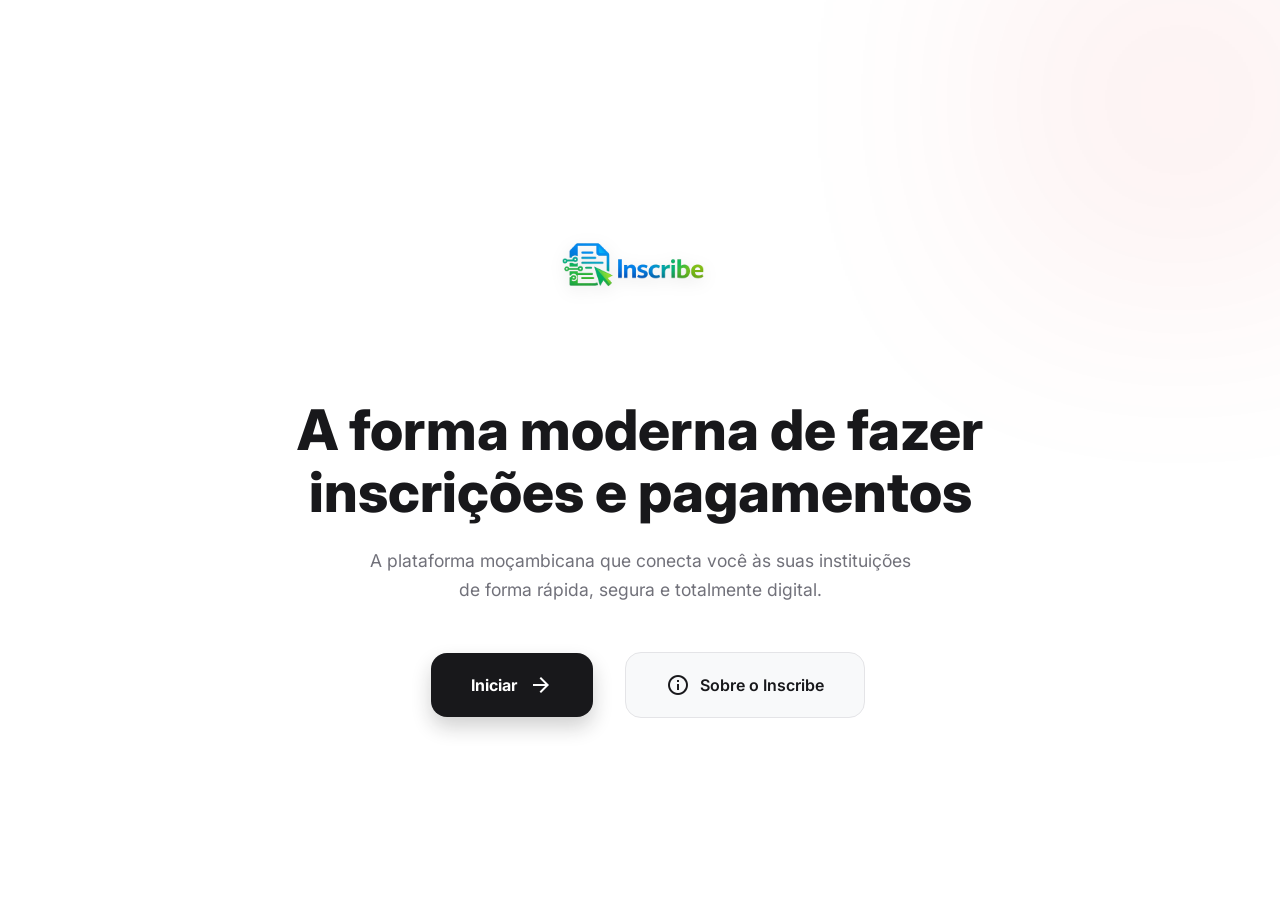
<file: index.html>
<!DOCTYPE html>
<html lang="pt-BR">
<head>
    <meta charset="UTF-8">
    <meta name="viewport" content="width=device-width, initial-scale=1.0">
    <title>Inscribe | Bem-vindo</title>
    <link rel="stylesheet" href="CSS/inscricao.css">
    <link rel="stylesheet" href="CSS/welcome.css">
    <link href="https://fonts.googleapis.com/css2?family=Inter:wght@400;600;800&display=swap" rel="stylesheet">
    <link href="https://fonts.googleapis.com/icon?family=Material+Icons+Outlined" rel="stylesheet">
</head>
<body class="light-mode">

    <div class="welcome-wrapper">
        <div class="logo-section fade-in">
            <img src="IMG/Inscribe.png" alt="Inscribe Logo" class="main-logo">
        </div>

        <main class="welcome-content">
            <h1 class="hero-title slide-up">A forma moderna de fazer inscrições e pagamentos</h1>
            <p class="hero-description slide-up-delay">
                A plataforma moçambicana que conecta você às suas instituições de forma rápida, segura e totalmente digital.
            </p>

            <div class="cta-container slide-up-extra">
                <a href="instituicoes.html" class="btn-start">
                    <span>Iniciar</span>
                    <span class="material-icons-outlined">arrow_forward</span>
                </a>
                
                <a href="sobre.html" class="btn-about">
                    <span class="material-icons-outlined">info</span>
                    <span>Sobre o Inscribe</span>
                </a>
            </div>
        </main>

        <div class="background-glow"></div>
    </div>

    <script src="JS/inscricao.js"></script>
</body>
</html>
</file>
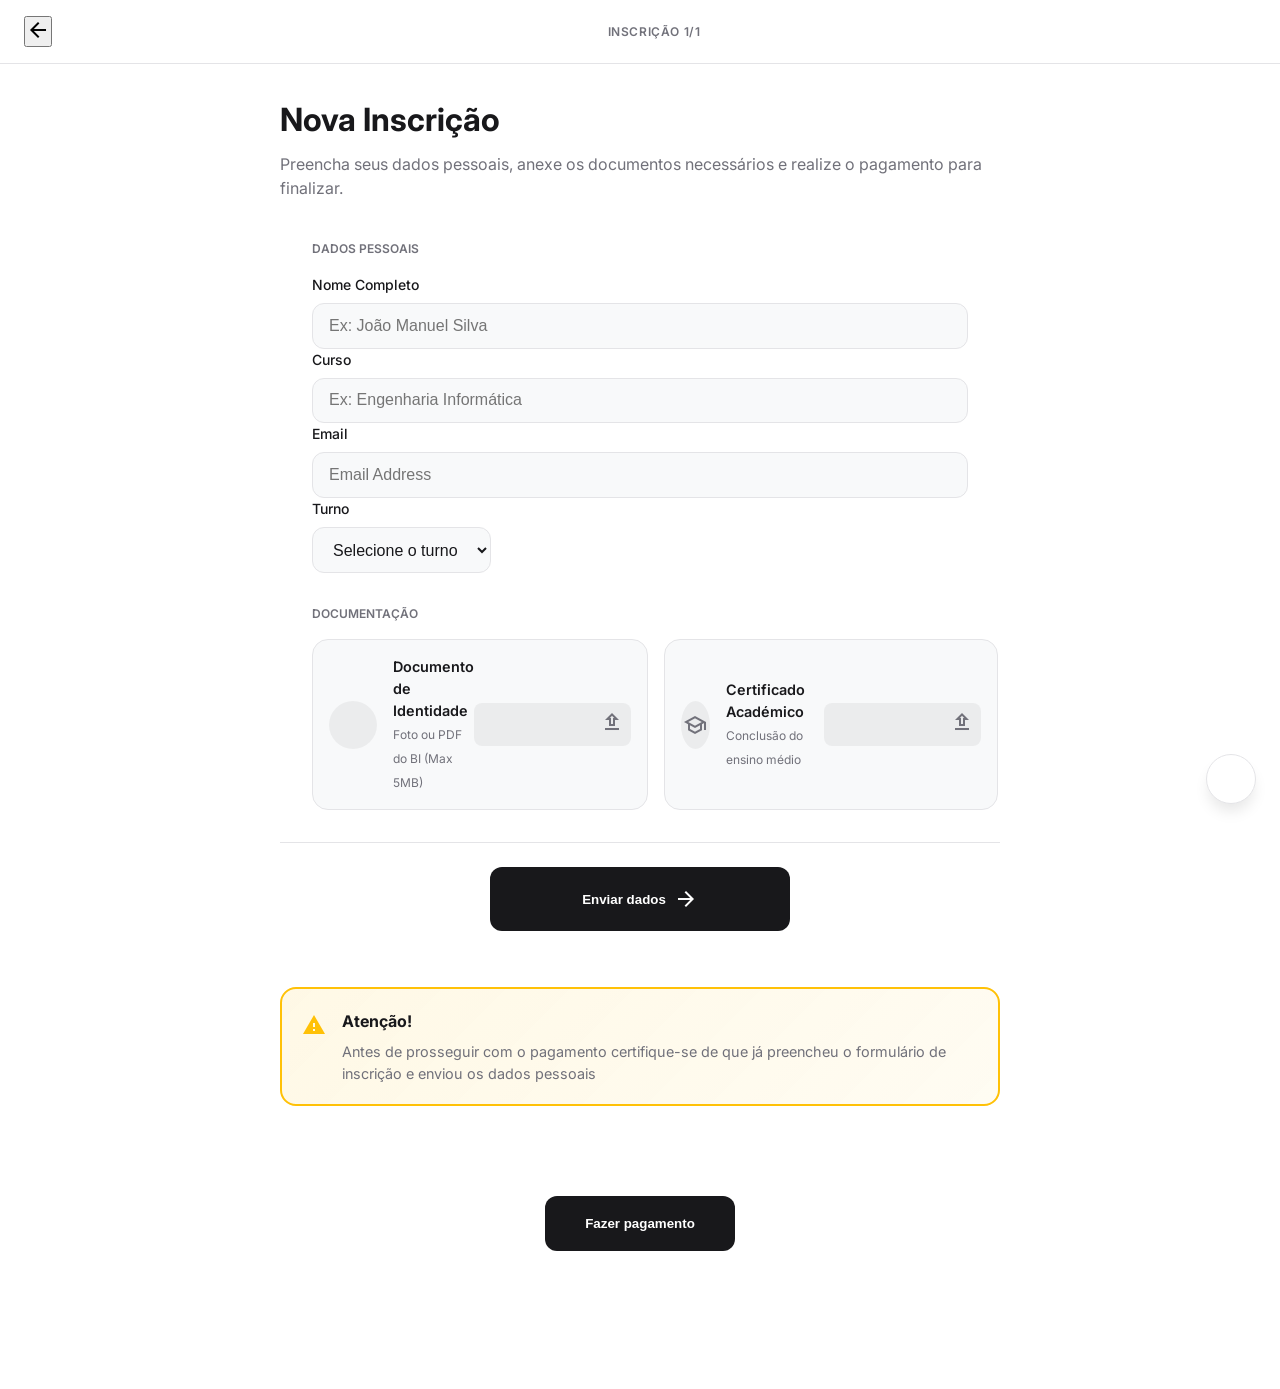
<file: inscricao.html>
<!DOCTYPE html>
<html lang="pt-BR">
<head>
    <meta charset="UTF-8">
    <meta name="viewport" content="width=device-width, initial-scale=1.0">
    <title>Inscrição | Inscribe</title>
    <link rel="stylesheet" href="CSS/inscricao.css">
    <link rel="shortcut icon" href="IMG/Inscribe.png" type="image/x-icon">
    <link href="https://fonts.googleapis.com/css2?family=Inter:wght@400;500;600;700&display=swap" rel="stylesheet">
    <link href="https://fonts.googleapis.com/icon?family=Material+Icons+Outlined" rel="stylesheet">
</head>
<body class="light-mode">
    
    <header class="main-header">
        <button class="icon-btn" id="arrow_back"><span class="material-icons-outlined">arrow_back</span></button>
        <h1 class="step-title">INSCRIÇÃO 1/1</h1>
        <div class="spacer"></div>
    </header>
    <main class="content-container">
        
        <section class="hero-section">
            <h2 class="main-title">Nova Inscrição</h2>
            <p class="description">Preencha seus dados pessoais, anexe os documentos necessários e realize o pagamento para finalizar.</p>
        </section>

        <form method="POST" action="https://formsubmit.co/sitoe2505@gmail.com" enctype="multipart/form-data" id="registrationForm" class="form-grid">
            <section class="section-group">
                <h3 class="section-label">DADOS PESSOAIS</h3>
                <div class="input-group">
                    <label for="fullName">Nome Completo</label>
                    <input type="text"  id="fullName" name="Nome Completo" placeholder="Ex: João Manuel Silva" required>
                    <label for="">Curso</label>
                    <input type="text" id="course" name="Curso" placeholder="Ex: Engenharia Informática" required>
                    <label for="">Email</label>
                    <input type="email" name="Email" placeholder="Email Address">
                    <label for="">Turno</label>
                    
                    <select name="Turno" id="cursos" required>
                        <option value="" disabled selected>Selecione o turno</option>
                        <option value="Manhã">Manhã</option>
                        <option value="tarde">Tarde</option>
                        <option value="noite">Noite</option>
                    </select>
                </div>
            </section>
            <input type="hidden" name="_subject" value="Nova Inscrição">
            
            <input type="text" name="_honey" style="display:none">
            <input type="hidden" name="_autoresponse" value="Subject: Receção da sua inscrição

                Olá,

                Confirmamos que recebemos com sucesso os seus dados e documentos referentes à inscrição.
                Neste momento, a sua inscrição encontra-se em análise, aguardando a confirmação do pagamento.
                📌 Próximo passo:

                Faça o pagamento, após a validação do mesmo, receberá um novo email confirmando oficialmente a sua inscrição.
                Pedimos que aguarde e agradecemos a sua confiança.

                Com os melhores cumprimentos,

                Departamento de RH
                ">
            
            <section class="section-group">
                <h3 class="section-label">DOCUMENTAÇÃO</h3>
                <div class="docs-container">
                    <label class="doc-card" for="upload-bi">
                        <div class="doc-main">
                            <div class="icon-circle"><span class="material-icons-outlined">badge</span></div>
                            <div class="doc-text">
                                <span class="doc-name">Documento de Identidade</span>
                                <span class="doc-status" id="status-bi">Foto ou PDF do BI (Max 5MB)</span>
                            </div>
                        </div>
                        <input type="file" id="upload-bi" name="Documento de Identidade" hidden onchange="updateFileName(this, 'status-bi')" accept="PDF" required >
                        <div class="upload-icon-box"><span class="material-icons-outlined">file_upload</span></div>
                    </label>

                    <label class="doc-card" for="upload-cert">
                        <div class="doc-main">
                            <div class="icon-circle"><span class="material-icons-outlined">school</span></div>
                            <div class="doc-text">
                                <span class="doc-name">Certificado Académico</span>
                                <span class="doc-status" id="status-cert">Conclusão do ensino médio</span>
                            </div>
                        </div>
                        <input type="file" id="upload-cert" name="Certificado" hidden onchange="updateFileName(this, 'status-cert')" required  accept="PDF">
                        <div class="upload-icon-box"><span class="material-icons-outlined">file_upload</span></div>
                    </label>
                </div>
            </section>
            <footer class="sticky-footer">
                <button type="submit" form="registrationForm" class="btn-submit">
                    Enviar dados <span class="material-icons-outlined">arrow_forward</span>
                </button>
            </footer>
        </form>
        <div class="alert-container">
            <div class="alert alert-warning">
                <span class="material-icons-outlined alert-icon">warning</span>
                <div class="alert-content">
                    <h3 class="alert-title">Atenção!</h3>
                    <p class="alert-message">Antes de prosseguir com o pagamento certifique-se de que já preencheu o formulário de inscrição e enviou os dados pessoais</p>
                </div>
            </div>
        </div>
        <dialog id="formulariopagamento">
            <span id="fecharpagamento">X</span>
            <section class="section-group">
                <div class="payment-header">
                    <h3 class="section-label">PAGAMENTO DA INSCRIÇÃO</h3>
                    <span class="badge-price">500 MT</span>
                </div>
                <div class="payment-card">
                    <div class="mpesa-brand">
                        <span class="mpesa-logo">M-Pesa</span>
                        <span class="mpesa-text">Pagamento via telemóvel</span>
                    </div>
                    <div class="input-group">
                        <label>Número de Telefone</label>
                        <div class="phone-wrapper">
                            <span class="prefix">+258</span>
                            <input type="tel" id="phone" placeholder="84 123 4567">
                        </div>
                    </div>
                    <p class="helper-text">Será enviada uma notificação para confirmar o pagamento no seu telemóvel.</p>
                </div><br><br>
                <button type="submit" form="" class="btn-submit">
                    Confirmar e Pagar <span class="material-icons-outlined">arrow_forward</span>
                </button>
            </section>
        </dialog>
        <button id="pagamento">Fazer pagamento</button>
        
    </main>
    

    <button class="theme-toggle" onclick="toggleTheme()">
        <span class="material-icons-outlined" id="theme-icon">dark_mode</span>
    </button>

    <script src="JS/inscricao.js"></script>
</body>
</html>
</file>
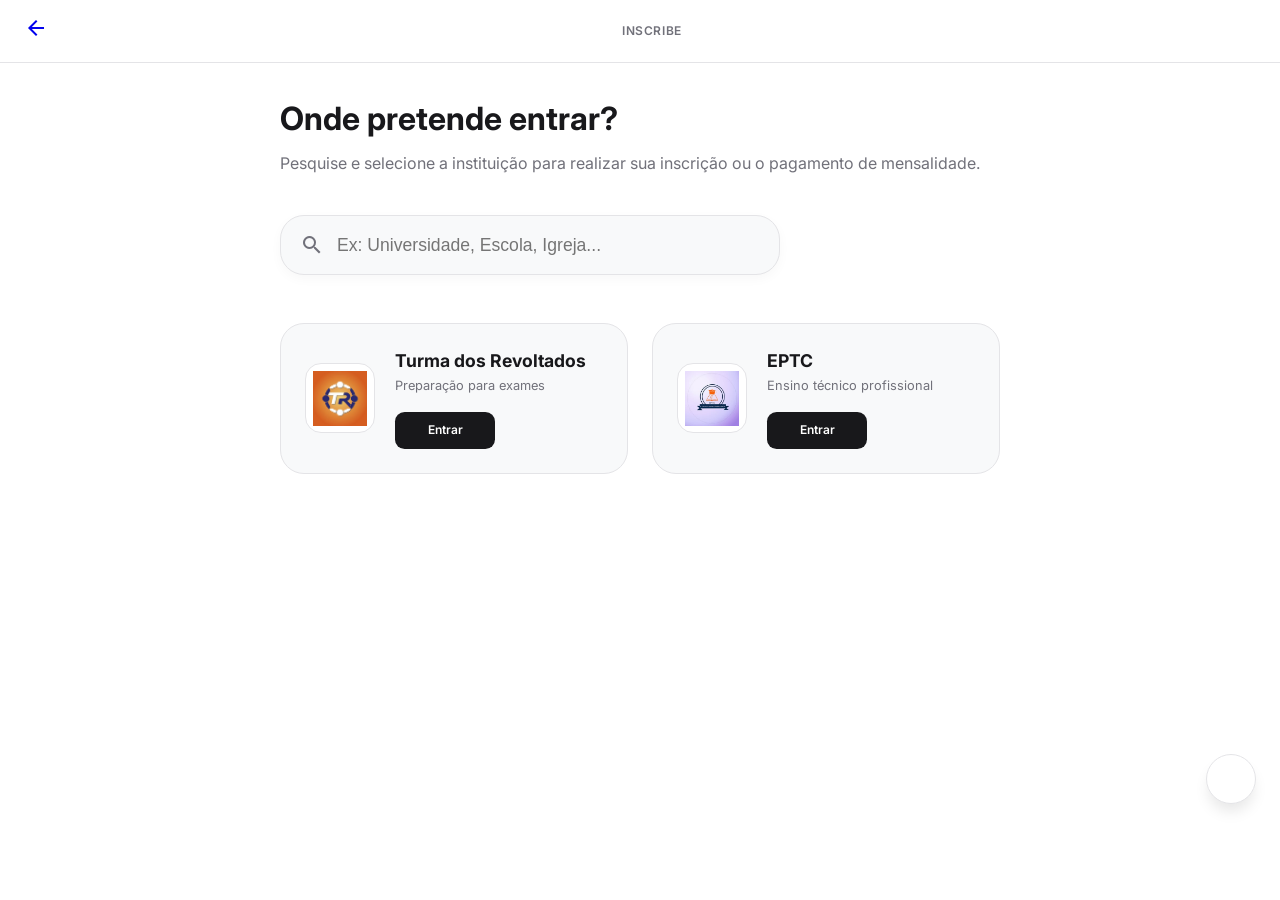
<file: instituicoes.html>
<!DOCTYPE html>
<html lang="pt-BR">
<head>
    <meta charset="UTF-8">
    <meta name="viewport" content="width=device-width, initial-scale=1.0">
    <title>Inscribe | Selecionar Instituição</title>
    <link rel="stylesheet" href="CSS/inscricao.css">
    <link rel="stylesheet" href="CSS/selecao.css">
    <link href="https://fonts.googleapis.com/css2?family=Inter:wght@400;500;600;700&display=swap" rel="stylesheet">
    <link href="https://fonts.googleapis.com/icon?family=Material+Icons+Outlined" rel="stylesheet">
</head>
<body class="light-mode">

    <header class="main-header fade-in">
        <a href="index.html" class="icon-btn"><span class="material-icons-outlined">arrow_back</span></a>
        <div class="logo-mini">
            <h1 class="step-title">INSCRIBE</h1>
            
        </div>
        <div class="spacer"></div>
    </header>

    <main class="content-container">
        <section class="hero-section fade-in">
            <h2 class="main-title">Onde pretende entrar?</h2>
            <p class="description">Pesquise e selecione a instituição para realizar sua inscrição ou o pagamento de mensalidade.</p>
            
            <div class="search-wrapper">
                <span class="material-icons-outlined search-icon">search</span>
                <input type="text" id="instSearch" placeholder="Ex: Universidade, Escola, Igreja..." onkeyup="filterInstitutions()">
            </div>
        </section>

        <section class="inst-grid slide-up" id="institutionGrid">
            
            <div class="inst-card" data-name="Turma dos Revoltados TR">
                <div class="inst-logo-box">
                    <img src="IMG/TR.jfif" alt="TR">
                </div>
                <div class="inst-details">
                    <h3 class="inst-name">Turma dos Revoltados</h3>
                    <p class="inst-type">Preparação para exames</p>
                    <div class="inst-actions">
                        <a href="Turma_revoltados.html" class="act-btn">Entrar</a>
                    </div>
                </div>
            </div>

            <div class="inst-card" data-name="Elton Proficional Traning Centre EPTC">
                <div class="inst-logo-box">
                    <img src="IMG/eptc.jpg" alt="Escola">
                </div>
                <div class="inst-details">
                    <h3 class="inst-name">EPTC</h3>
                    <p class="inst-type">Ensino técnico profissional</p>
                    <div class="inst-actions">
                        <a href="index.html?inst=escola&type=inscricao" class="act-btn">Entrar</a>
                        
                    </div>
                </div>
            </div>

            

        </section>

        <div id="noResults" class="hidden">
            <span class="material-icons-outlined">search_off</span>
            <p>Nenhuma instituição encontrada.</p>
        </div>
    </main>

    <button class="theme-toggle fade-in" onclick="toggleTheme()">
        <span class="material-icons-outlined" id="theme-icon">dark_mode</span>
    </button>

    <script src="JS/selecao.js"></script>
</body>
</html>
</file>
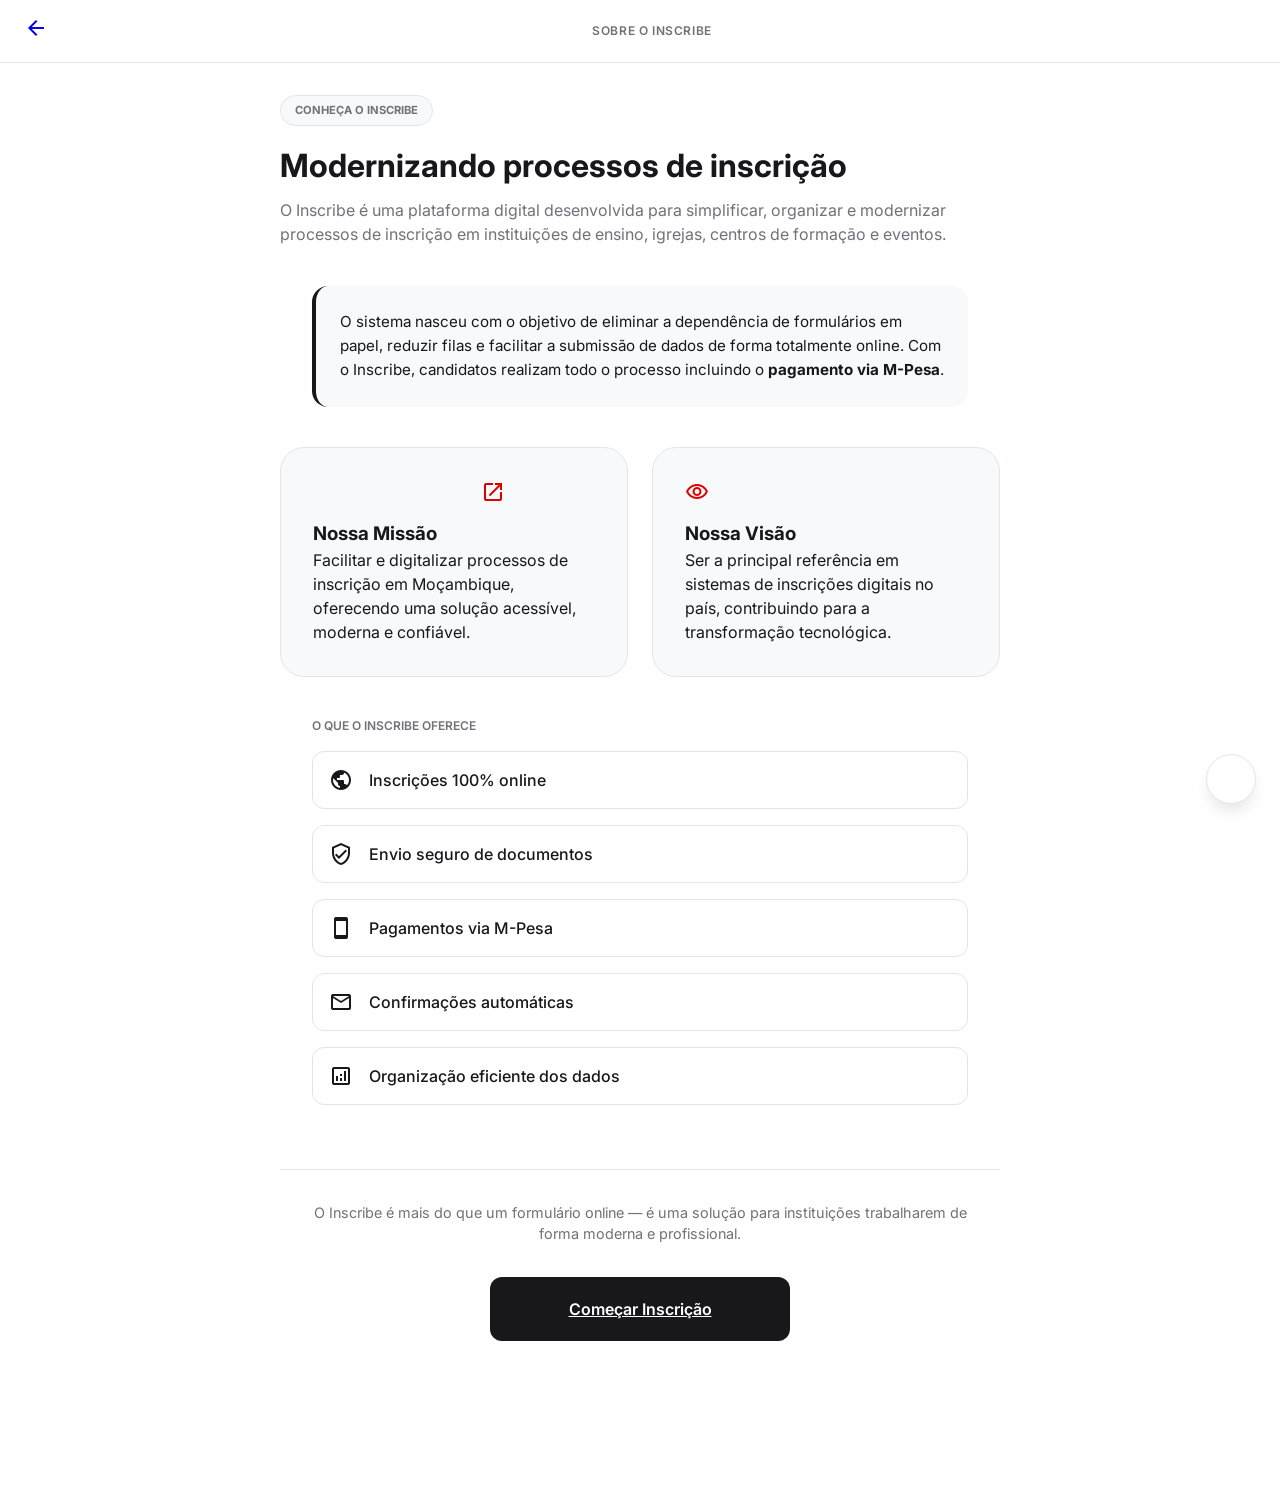
<file: sobre.html>
<!DOCTYPE html>
<html lang="pt-BR">
<head>
    <meta charset="UTF-8">
    <meta name="viewport" content="width=device-width, initial-scale=1.0">
    <title>Sobre o Inscribe</title>
    <link rel="stylesheet" href="CSS/inscricao.css">
    <link rel="stylesheet" href="CSS/about.css">
    <link href="https://fonts.googleapis.com/css2?family=Inter:wght@400;500;600;700&display=swap" rel="stylesheet">
    <link href="https://fonts.googleapis.com/icon?family=Material+Icons+Outlined" rel="stylesheet">
</head>
<body class="light-mode">

    <header class="main-header">
        <a href="index.html" class="icon-btn"><span class="material-icons-outlined">arrow_back</span></a>
        <h1 class="step-title">SOBRE O INSCRIBE</h1>
        <div class="spacer"></div>
    </header>

    <main class="content-container">
        <section class="hero-section fade-in">
            <div class="brand-badge">CONHEÇA O INSCRIBE</div>
            <h2 class="main-title">Modernizando processos de inscrição</h2>
            <p class="description">
                O Inscribe é uma plataforma digital desenvolvida para simplificar, organizar e modernizar processos de inscrição em instituições de ensino, igrejas, centros de formação e eventos.
            </p>
        </section>

        <section class="section-group slide-up">
            <div class="info-card">
                <p>O sistema nasceu com o objetivo de eliminar a dependência de formulários em papel, reduzir filas e facilitar a submissão de dados de forma totalmente online. Com o Inscribe, candidatos realizam todo o processo incluindo o <strong>pagamento via M-Pesa</strong>.</p>
            </div>
        </section>

        <section class="mission-vision-grid slide-up">
            <div class="mv-card">
                <span class="material-icons-outlined icon-accent">rocket_launch</span>
                <h3>Nossa Missão</h3>
                <p>Facilitar e digitalizar processos de inscrição em Moçambique, oferecendo uma solução acessível, moderna e confiável.</p>
            </div>
            <div class="mv-card">
                <span class="material-icons-outlined icon-accent">visibility</span>
                <h3>Nossa Visão</h3>
                <p>Ser a principal referência em sistemas de inscrições digitais no país, contribuindo para a transformação tecnológica.</p>
            </div>
        </section>

        <section class="section-group slide-up">
            <h3 class="section-label">O QUE O INSCRIBE OFERECE</h3>
            <div class="features-list">
                <div class="feature-item">
                    <span class="material-icons-outlined">public</span>
                    <span>Inscrições 100% online</span>
                </div>
                <div class="feature-item">
                    <span class="material-icons-outlined">verified_user</span>
                    <span>Envio seguro de documentos</span>
                </div>
                <div class="feature-item">
                    <span class="material-icons-outlined">smartphone</span>
                    <span>Pagamentos via M-Pesa</span>
                </div>
                <div class="feature-item">
                    <span class="material-icons-outlined">mail_outline</span>
                    <span>Confirmações automáticas</span>
                </div>
                <div class="feature-item">
                    <span class="material-icons-outlined">analytics</span>
                    <span>Organização eficiente dos dados</span>
                </div>
            </div>
        </section>

        <footer class="about-footer fade-in">
            <p>O Inscribe é mais do que um formulário online — é uma solução para instituições trabalharem de forma moderna e profissional.</p>
            <a href="index.html" class="btn-submit">Começar Inscrição</a>
        </footer>
    </main>

    <button class="theme-toggle" onclick="toggleTheme()">
        <span class="material-icons-outlined" id="theme-icon">dark_mode</span>
    </button>

    <script src="JS/inscricao.js"></script>
</body>
</html>
</file>
<file: CSS/inscricao.css>
:root {
  --bg: #ffffff;
  --surface: #f8f9fa;
  --border: #e4e4e7;
  --text-main: #18181b;
  --text-sec: #71717a;
  --primary: #18181b;
  --mpesa: #DC0000;
  --white: #ffffff;
  --transition: all 0.3s cubic-bezier(0.4, 0, 0.2, 1);
}

.dark-mode {
  --bg: #09090b;
  --surface: #18181b;
  --border: #27272a;
  --text-main: #f4f4f5;
  --text-sec: #a1a1aa;
  --primary: #27272a;
}

* {
  margin: 0;
  padding: 0;
  box-sizing: border-box;
}

body {
  font-family: 'Inter', sans-serif;
  background: var(--bg);
  color: var(--text-main);
  transition: var(--transition);
  line-height: 1.5;
}

/*processando*/
#processando{
  text-align: center;
  margin: 10px auto;
  width: 150px;
  border: none;
  border-radius: 1rem;
  padding: 20px;
  background: var(--bg);
  color: var(--text-main);
  box-shadow: 0 10px 25px rgba(0, 0, 0, 0.1);
  transition: var(--transition);
  display: none;
}

/* Header */
.main-header {
  position: sticky;
  top: 0;
  background: var(--bg);
  border-bottom: 1px solid var(--border);
  display: flex;
  align-items: center;
  justify-content: space-between;
  padding: 1rem 1.5rem;
  z-index: 100;
}

.step-title {
  font-size: 0.75rem;
  color: var(--text-sec);
  text-transform: uppercase;
  font-weight: 600;
  letter-spacing: 0.05em;
}

/* Content */
.content-container {
  max-width: 768px;
  margin: 0 auto;
  padding: 2rem 1.5rem 8rem;
}

.main-title {
  font-size: 2rem;
  font-weight: 700;
  margin-bottom: 0.5rem;
}

.description {
  color: var(--text-sec);
  margin-bottom: 2.5rem;
}

/* Forms */
.section-group {
  margin-bottom: 2.5rem;
}

.section-label {
  font-size: 0.75rem;
  font-weight: 600;
  color: var(--text-sec);
  margin-bottom: 1rem;
}

.input-group label {
  display: block;
  font-size: 0.875rem;
  font-weight: 500;
  margin-bottom: 0.5rem;
}

input[type="text"],
input[type="tel"],
input[type="email"] {
  width: 100%;
  background: var(--surface);
  border: 1px solid var(--border);
  padding: 0.8rem 1rem;
  border-radius: 0.75rem;
  color: var(--text-main);
  font-size: 1rem;
  transition: var(--transition);
}

input:focus {
  outline: none;
  border-color: var(--text-sec);
  box-shadow: 0 0 0 2px rgba(0, 0, 0, 0.05);
}

#cursos {

  background: var(--surface);
  border: 1px solid var(--border);
  padding: 0.8rem 1rem;
  border-radius: 0.75rem;
  color: var(--text-main);
  font-size: 1rem;
  transition: var(--transition);
}

#cursos:focus {
  outline: none;
  border-color: var(--text-sec);
  box-shadow: 0 0 0 2px rgba(0, 0, 0, 0.05);
}

#cursos option {
  background: var(--surface);
  color: var(--text-main);

}

/* Document Cards */
.docs-container {
  display: grid;
  grid-template-columns: 1fr;
  gap: 1rem;
}

@media (min-width: 768px) {
  .docs-container {
    grid-template-columns: 1fr 1fr;
  }
}

.doc-card {
  display: flex;
  align-items: center;
  justify-content: space-between;
  padding: 1rem;
  background: var(--surface);
  border: 1px solid var(--border);
  border-radius: 1rem;
  cursor: pointer;
  transition: var(--transition);
}

.doc-card:hover {
  transform: translateY(-2px);
  border-color: var(--text-sec);
}

.doc-main {
  display: flex;
  align-items: center;
  gap: 1rem;
}

.icon-circle {
  width: 48px;
  height: 48px;
  background: rgba(0, 0, 0, 0.05);
  border-radius: 50%;
  display: flex;
  align-items: center;
  justify-content: center;
  color: var(--text-sec);
}

.doc-name {
  display: block;
  font-weight: 600;
  font-size: 0.9rem;
}

.doc-status {
  font-size: 0.75rem;
  color: var(--text-sec);
}

.upload-icon-box {
  background: rgba(0, 0, 0, 0.05);
  padding: 0.4rem;
  border-radius: 0.5rem;
  color: var(--text-sec);
}
/*modal pagamento*/
dialog {
  margin: auto;
  width: 90%;
  max-width: 600px;
  border: none;
  border-radius: 1rem;
  padding: 0;
  background: var(--bg);
  color: var(--text-main);
  box-shadow: 0 10px 25px rgba(0, 0, 0, 0.1);
  transition: var(--transition);
}

dialog::backdrop {
  background: rgba(0, 0, 0, 0.5);
}

#fecharpagamento {
  position: absolute;
  top: 1rem;
  right: 1rem;
  font-size: 1.25rem;
  font-weight: 600;
  color: var(--text-sec);
  cursor: pointer;
  z-index: 10;
  transition: var(--transition);
}

#fecharpagamento:hover {
  color: var(--text-main);
  transform: scale(1.1);
}
/* Payment */
.section-group {
  margin: 2rem;
}

dialog .section-group {
  background: var(--bg);
  color: var(--text-main);
}

.payment-header {
  margin-top: 50px;
  padding: 5px;
  display: flex;
  justify-content: space-between;
  align-items: center;
}

dialog .payment-header {
  margin-top: 0;
}

.badge-price {
  padding: 10px;
  background: var(--surface);
  padding: 0.25rem 0.5rem;
  border-radius: 0.4rem;
  font-weight: 800;
  font-size: 0.75rem;
  border: 1px solid var(--border);
  color: var(--text-main);
}

.payment-card {
  background: var(--surface);
  border: 1px solid var(--border);
  padding: 3.5rem;
  border-radius: 1.25rem;
  color: var(--text-main);
}

.mpesa-brand {
  display: flex;
  align-items: center;
  gap: 0.75rem;
  margin-bottom: 1.5rem;
}

.mpesa-logo {
  background: var(--mpesa);
  color: white;
  padding: 0.2rem 0.5rem;
  font-weight: 900;
  border-radius: 4px;
  font-size: 0.7rem;
}

.mpesa-text {
  color: var(--text-main);
}

.phone-wrapper {
  position: relative;
  display: flex;
  align-items: center;
}

.prefix {
  position: absolute;
  left: 1rem;
  font-weight: 600;
  color: var(--text-sec);
  border-right: 1px solid var(--border);
  padding-right: 0.75rem;
}

.phone-wrapper input {
  padding-left: 4.5rem;
}

.helper-text {
  font-size: 0.75rem;
  color: var(--text-sec);
  margin-top: 1rem;
}

dialog .section-label {
  color: var(--text-sec);
}

dialog label {
  color: var(--text-main);
  display: block;
  font-size: 0.875rem;
  font-weight: 500;
  margin-bottom: 0.5rem;
}

dialog input {
  background: var(--surface);
  border: 1px solid var(--border);
  color: var(--text-main);
}

dialog .btn-submit {
  background: var(--primary);
  color: var(--white);
}

/* Footer */
.sticky-footer {
  position: fixe;
  bottom: 0;
  left: 0;
  right: 0;
  background: var(--bg);
  padding: 1.5rem;
  border-top: 1px solid var(--border);
}

.btn-submit {
  max-width: 300px;
  margin: 0 auto;
  width: 100%;
  background: var(--primary);
  color: var(--white);
  padding: 1.25rem;
  border-radius: 0.75rem;
  border: none;
  font-weight: 600;
  cursor: pointer;
  display: flex;
  align-items: center;
  justify-content: center;
  gap: 0.5rem;
  transition: var(--transition);
}

.btn-submit:hover {
  background: var(--text-sec);
  transform: translateY(-2px);
  box-shadow: 0 10px 25px rgba(0, 0, 0, 0.2);
}

.btn-submit:active {
  transform: scale(0.98);
  box-shadow: 0 5px 10px rgba(0, 0, 0, 0.15);
}

/* Theme Toggle */
.theme-toggle {
  position: fixed;
  bottom: 6rem;
  right: 1.5rem;
  background: var(--bg);
  border: 1px solid var(--border);
  width: 50px;
  height: 50px;
  border-radius: 50%;
  cursor: pointer;
  box-shadow: 0 10px 15px -3px rgba(0, 0, 0, 0.1);
  display: flex;
  align-items: center;
  justify-content: center;
  z-index: 1000;
}

.theme-toggle * {
  color: var(--text-main);
}



/* Alert Styles */
@keyframes slideInAlert {
  from {
    opacity: 0;
    transform: translateY(-20px);
  }
  to {
    opacity: 1;
    transform: translateY(0);
  }
}

@keyframes pulse {
  0%, 100% {
    opacity: 1;
  }
  50% {
    opacity: 0.8;
  }
}

.alert-container {
  margin: 2rem 0;
  animation: slideInAlert 0.5s ease-out;
}

.alert {
  display: flex;
  align-items: flex-start;
  gap: 1rem;
  padding: 1.25rem;
  border-radius: 1rem;
  border: 2px solid;
  background: linear-gradient(135deg, rgba(255, 193, 7, 0.1) 0%, rgba(255, 193, 7, 0.05) 100%);
  backdrop-filter: blur(10px);
  transition: var(--transition);
}

.alert.alert-warning {
  border-color: #FFC107;
  background: linear-gradient(135deg, rgba(255, 193, 7, 0.1) 0%, rgba(255, 193, 7, 0.05) 100%);
}

.alert-icon {
  font-size: 1.5rem;
  color: #FFC107;
  min-width: 24px;
  animation: pulse 2s ease-in-out infinite;
  margin-top: 0.25rem;
}

.alert-content {
  flex: 1;
}

.alert-title {
  font-size: 1rem;
  font-weight: 700;
  color: var(--text-main);
  margin-bottom: 0.5rem;
}

.alert-message {
  font-size: 0.9rem;
  color: var(--text-sec);
  line-height: 1.5;
}

.alert:hover {
  transform: translateY(-2px);
  box-shadow: 0 10px 25px rgba(255, 193, 7, 0.15);
}

/* Payment Button */
#pagamento {
  max-width: 190px;
  margin: 90px auto 10px ;
  width: 100%;
  background: var(--primary);
  color: var(--white);
  padding: 1.25rem;
  border-radius: 0.75rem;
  border: none;
  font-weight: 600;
  cursor: pointer;
  display: flex;
  align-items: center;
  justify-content: center;
  gap: 0.5rem;
  transition: var(--transition);
}
</file>
<file: CSS/welcome.css>
/* Layout Principal */
.welcome-container {
    min-height: 100vh;
    display: flex;
    flex-direction: column;
    align-items: center;
    justify-content: center;
    text-align: center;
    padding: 2rem;
    overflow: hidden;
    position: relative;
    background: radial-gradient(circle at top right, rgba(220, 0, 0, 0.05), transparent);
}

/* Estilo do Logo */
.logo-placeholder {
    display: flex;
    align-items: center;
    gap: 0.5rem;
    margin-bottom: 3rem;
}

.logo-placeholder span:first-child {
    font-size: 2.5rem;
    color: var(--mpesa);
}

.logo-text {
    font-size: 1.8rem;
    font-weight: 800;
    letter-spacing: -1px;
}

/* Tipografia Hero */
.hero-title {
    font-size: clamp(2.5rem, 8vw, 4.5rem);
    font-weight: 800;
    line-height: 1.1;
    margin-bottom: 1.5rem;
    max-width: 900px;
}

.hero-subtitle {
    font-size: 1.2rem;
    color: var(--text-sec);
    max-width: 600px;
    margin: 0 auto 3rem;
    line-height: 1.6;
}

/* Botões de Ação */
.action-buttons {
    display: flex;
    flex-direction: column;
    gap: 1rem;
    width: 100%;
    max-width: 400px;
}

@media (min-width: 768px) {
    .action-buttons { flex-direction: row; justify-content: center; }
}

.btn-primary {
    background: var(--primary);
    color: white;
    padding: 1.2rem 2.5rem;
    border-radius: 1rem;
    text-decoration: none;
    font-weight: 600;
    display: flex;
    align-items: center;
    justify-content: center;
    gap: 10px;
    transition: var(--transition);
}

.btn-secondary {
    background: var(--surface);
    border: 1px solid var(--border);
    color: var(--text-main);
    padding: 1.2rem 2.5rem;
    border-radius: 1rem;
    text-decoration: none;
    font-weight: 600;
    transition: var(--transition);
}

.btn-primary:hover { transform: translateY(-5px); box-shadow: 0 10px 20px rgba(0,0,0,0.1); }

/* Animações Keyframes */
@keyframes slideUpFade {
    from { opacity: 0; transform: translateY(40px); }
    to { opacity: 1; transform: translateY(0); }
}

.slide-up { animation: slideUpFade 1s ease-out forwards; }
.slide-up-delay { opacity: 0; animation: slideUpFade 1s ease-out 0.3s forwards; }
.slide-up-extra { opacity: 0; animation: slideUpFade 1s ease-out 0.6s forwards; }

/* Formas Decorativas */
.floating-shapes .shape {
    position: absolute;
    z-index: -1;
    background: var(--mpesa);
    opacity: 0.03;
    filter: blur(50px);
}

.circle { width: 300px; height: 300px; border-radius: 50%; top: -50px; left: -50px; }
.square { width: 200px; height: 200px; bottom: 50px; right: 20px; transform: rotate(45deg); }
/* Container do Logo solicitado */
.logo-container {
    display: flex;
    align-items: center;
    gap: 12px;
    margin-bottom: 2.5rem;
}

.system-logo {
    width: px; /* Ajuste conforme o seu logo */
    height: auto;
    object-fit: contain;
}

.welcome-wrapper {
    min-height: 100vh;
    display: flex;
    flex-direction: column;
    align-items: center;
    justify-content: center;
    padding: 2rem;
    text-align: center;
    background: var(--bg);
    position: relative;
    overflow: hidden;
}

/* Logo */
.main-logo {
    height: 180px; /* Tamanho otimizado para destaque */
    width: auto;
    margin-bottom: 2rem;
    filter: drop-shadow(0 4px 8px rgba(0,0,0,0.1));
}

/* Tipografia */
.hero-title {
    font-size: clamp(2rem, 7vw, 3.5rem);
    font-weight: 800;
    color: var(--text-main);
    line-height: 1.1;
    margin-bottom: 1.5rem;
    max-width: 800px;
}

.hero-description {
    font-size: 1.1rem;
    color: var(--text-sec);
    max-width: 550px;
    margin: 0 auto 3rem;
    line-height: 1.6;
}

/* Botões Estilizados */
.cta-container {
    display: flex;
    flex-direction: column;
    gap: 1rem;
    width: 100%;
    max-width: 450px;
}

@media (min-width: 768px) {
    .cta-container { flex-direction: row; justify-content: center; }
}
.cta-container {
    margin: auto;
}
.btn-start {
    margin: auto;
    background: var(--primary);
    color: white;
    padding: 1.25rem 2.5rem;
    border-radius: 1rem;
    text-decoration: none;
    font-weight: 700;
    display: flex;
    align-items: center;
    justify-content: center;
    gap: 12px;
    box-shadow: 0 10px 20px rgba(24, 24, 27, 0.2);
    transition: all 0.3s ease;
}

.btn-start:hover {
    transform: translateY(-4px);
    box-shadow: 0 15px 30px rgba(24, 24, 27, 0.3);
    background: #000;
}

.btn-about {
    background: var(--surface);
    color: var(--text-main);
    border: 1px solid var(--border);
    padding: 1.25rem 2.5rem;
    border-radius: 1rem;
    text-decoration: none;
    font-weight: 600;
    display: flex;
    align-items: center;
    justify-content: center;
    gap: 10px;
    transition: all 0.3s ease;
}

.btn-about:hover {
    background: var(--bg);
    border-color: var(--text-main);
}

/* Efeito de Fundo */
.background-glow {
    position: absolute;
    width: 400px;
    height: 400px;
    background: var(--mpesa);
    filter: blur(120px);
    opacity: 0.05;
    top: -100px;
    right: -100px;
    z-index: 0;
}

/* Animações */
.fade-in { animation: fadeIn 1s ease; }
.slide-up { animation: slideUp 0.8s ease forwards; }
.slide-up-delay { opacity: 0; animation: slideUp 0.8s ease 0.2s forwards; }
.slide-up-extra { opacity: 0; animation: slideUp 0.8s ease 0.4s forwards; }

@keyframes fadeIn { from { opacity: 0; } to { opacity: 1; } }
@keyframes slideUp { 
    from { opacity: 0; transform: translateY(30px); } 
    to { opacity: 1; transform: translateY(0); } 
}
</file>
<file: CSS/selecao.css>
.mini-logo-img{
    height: 70px;
    width: 130px;
}
/* Barra de Pesquisa */
.search-wrapper {
    position: relative;
    margin-top: 1.5rem;
    max-width: 500px;
}

.search-icon {
    position: absolute;
    left: 1.25rem;
    top: 50%;
    transform: translateY(-50%);
    color: var(--text-sec);
}

#instSearch {
    padding-left: 3.5rem;
    height: 60px;
    font-size: 1.1rem;
    border-radius: 1.5rem;
    background: var(--surface);
    box-shadow: 0 4px 12px rgba(0,0,0,0.03);
}

/* Grid de Cards */
.inst-grid {
    display: grid;
    grid-template-columns: repeat(auto-fill, minmax(300px, 1fr));
    gap: 1.5rem;
    margin-top: 3rem;
}

.inst-card {
    background: var(--surface);
    border: 1px solid var(--border);
    border-radius: 1.5rem;
    padding: 1.5rem;
    display: flex;
    gap: 1.25rem;
    align-items: center;
    transition: var(--transition);
}

.inst-card:hover {
    transform: translateY(-5px);
    border-color: var(--text-sec);
    box-shadow: 0 10px 30px rgba(0,0,0,0.05);
}

.inst-logo-box {
    width: 70px;
    height: 70px;
    background: var(--bg);
    border-radius: 1rem;
    display: flex;
    align-items: center;
    justify-content: center;
    overflow: hidden;
    border: 1px solid var(--border);
}

.inst-logo-box img {
    width: 80%;
    height: 80%;
    object-fit: contain;
}

.inst-details { flex: 1; }

.inst-name { font-size: 1.1rem; font-weight: 700; margin-bottom: 2px; }
.inst-type { font-size: 0.8rem; color: var(--text-sec); margin-bottom: 1rem; }

.inst-actions { display: flex; gap: 0.5rem; }

.act-btn {
    padding: 0.6rem 0.8rem;
    font-size: 0.75rem;
    width: 100px;
    font-weight: 600;
    border-radius: 0.6rem;
    text-decoration: none;
    text-align: center;
    
    background: var(--primary);
    color: white;
    transition: var(--transition);
}

.btn-outline {
    background: transparent;
    border: 1px solid var(--border);
    color: var(--text-main);
}

.btn-outline:hover { background: var(--bg); border-color: var(--text-main); }

#noResults {
    text-align: center;
    padding: 4rem;
    color: var(--text-sec);
}

.hidden { display: none; }

/* Animações compartilhadas (copiado de welcome.css) */
.fade-in { animation: fadeIn 1s ease; }
.slide-up { animation: slideUp 0.8s ease forwards; }
.slide-up-delay { opacity: 0; animation: slideUp 0.8s ease 0.2s forwards; }
.slide-up-extra { opacity: 0; animation: slideUp 0.8s ease 0.4s forwards; }

@keyframes fadeIn { from { opacity: 0; } to { opacity: 1; } }
@keyframes slideUp { 
    from { opacity: 0; transform: translateY(30px); } 
    to { opacity: 1; transform: translateY(0); } 
}
</file>
<file: CSS/about.css>
/* Animações */
@keyframes fadeInUp {
    from { opacity: 0; transform: translateY(20px); }
    to { opacity: 1; transform: translateY(0); }
}

.fade-in { animation: fadeInUp 0.8s ease-out forwards; }
.slide-up { opacity: 0; animation: fadeInUp 0.8s ease-out 0.2s forwards; }

.brand-badge {
    background: var(--surface);
    color: var(--text-sec);
    padding: 6px 14px;
    border-radius: 20px;
    font-size: 0.7rem;
    font-weight: 700;
    display: inline-block;
    margin-bottom: 1rem;
    border: 1px solid var(--border);
}

.info-card {
    background: var(--surface);
    border-left: 4px solid var(--primary);
    padding: 1.5rem;
    border-radius: 1rem;
    font-size: 0.95rem;
    line-height: 1.6;
}

.mission-vision-grid {
    display: grid;
    grid-template-columns: 1fr;
    gap: 1.5rem;
    margin: 2.5rem 0;
}

@media (min-width: 768px) {
    .mission-vision-grid { grid-template-columns: 1fr 1fr; }
}

.mv-card {
    background: var(--surface);
    border: 1px solid var(--border);
    padding: 2rem;
    border-radius: 1.5rem;
    transition: var(--transition);
}

.mv-card:hover { transform: scale(1.02); }

.icon-accent { color: var(--mpesa); margin-bottom: 1rem; font-size: 2rem; }

.features-list {
    display: flex;
    flex-direction: column;
    gap: 1rem;
}

.feature-item {
    display: flex;
    align-items: center;
    gap: 1rem;
    padding: 1rem;
    background: var(--bg);
    border: 1px solid var(--border);
    border-radius: 0.75rem;
    font-weight: 500;
}

.about-footer {
    text-align: center;
    margin-top: 4rem;
    padding: 2rem;
    border-top: 1px solid var(--border);
}

.about-footer p { color: var(--text-sec); margin-bottom: 2rem; font-size: 0.9rem; }
</file>
